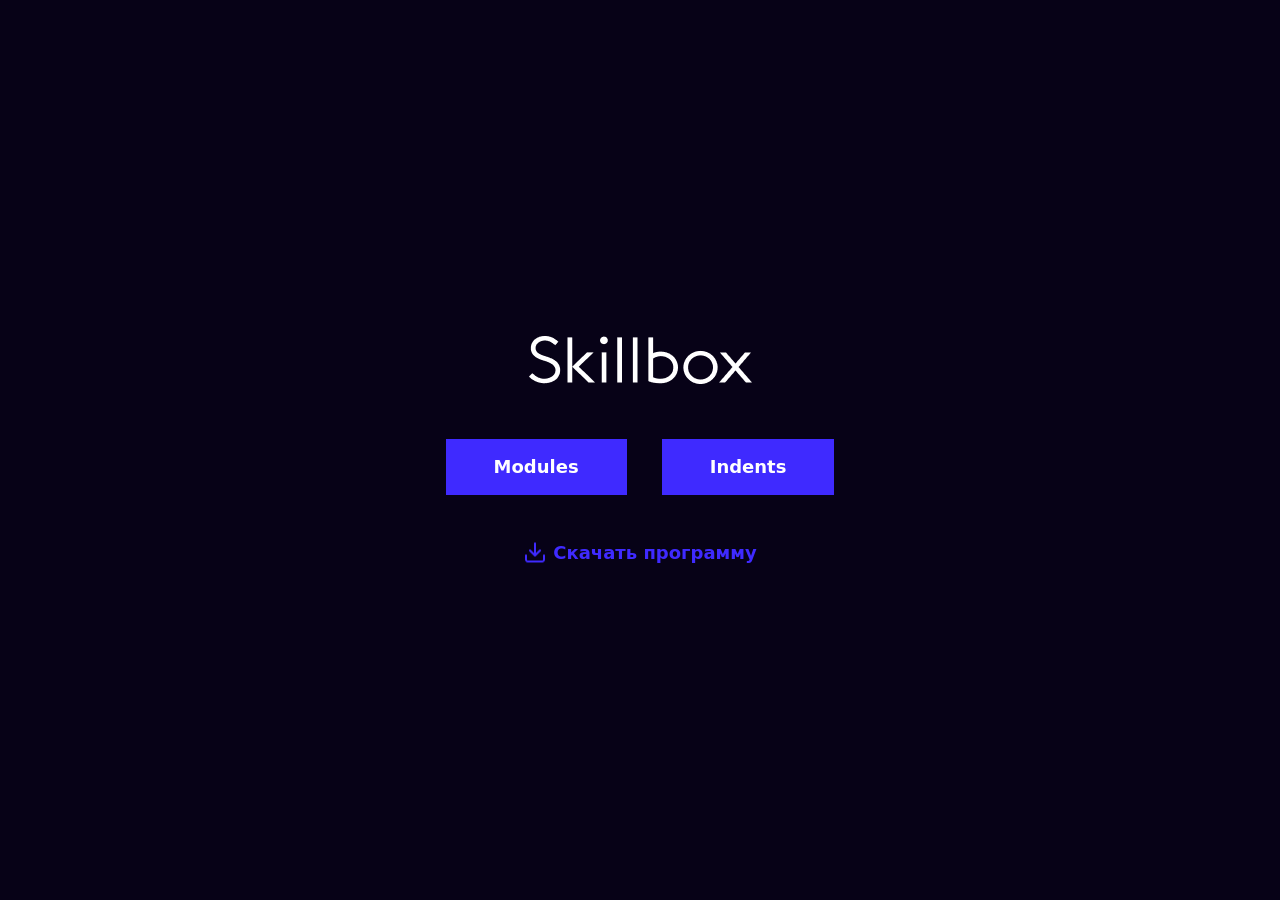
<file: index.html>
<!DOCTYPE html>
<html lang="ru">

<head>
  <meta charset="UTF-8">
  <title>Главная — Skillbox</title>
  <link rel="stylesheet" href="css/normalize.css">
  <link rel="stylesheet" href="css/style.css">

</head>
<div class="main-content">

  <div class="logo">
    <a href="https://skillbox.ru" target="_blank">
      <img src="img/logo-light.png" alt="Логотип компании Скиллбокс">
    </a>

  </div>

  <div>
    <a href="modules.html" class="nav-link">Modules</a>
    <a href="article.html" class="nav-link">Indents</a>
  </div>

  <div>
    <a href="skillbox.docx" download class="download-link">Скачать программу</a>
  </div>

</div>

</html>
</file>
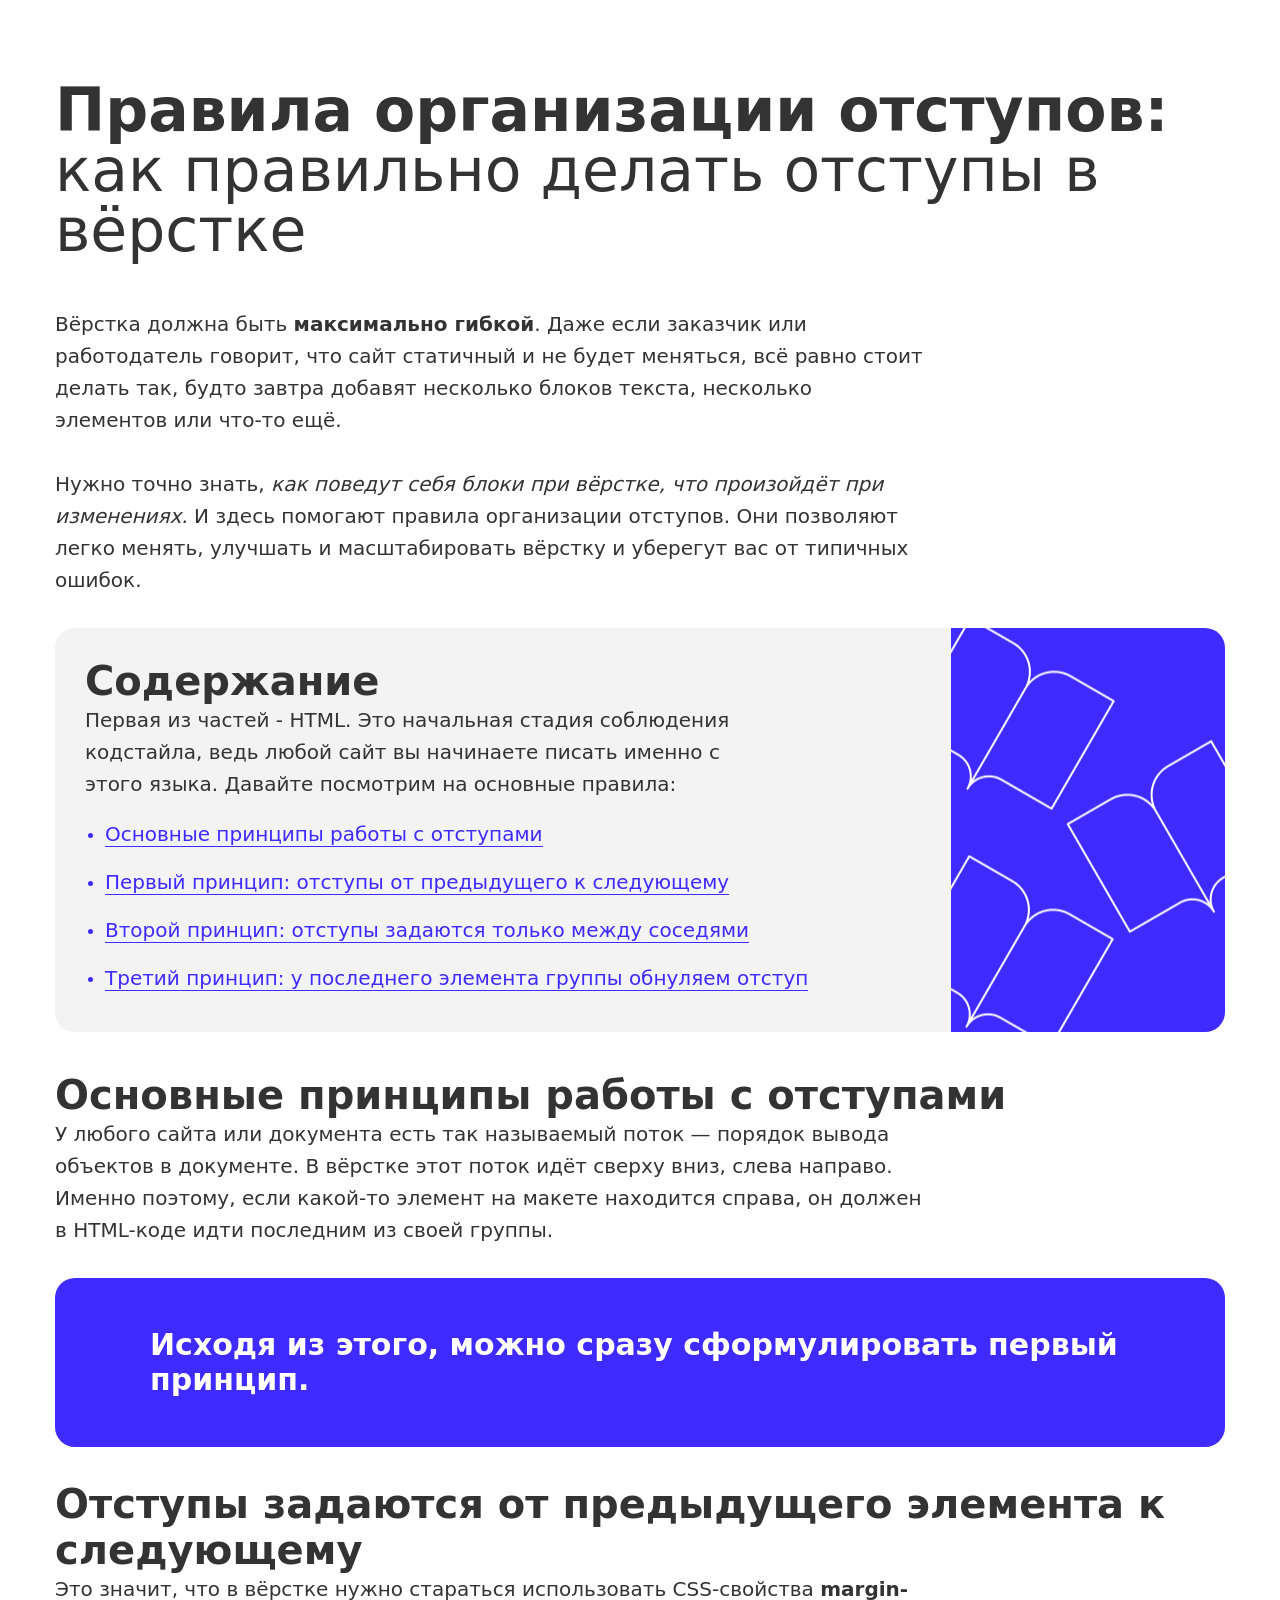
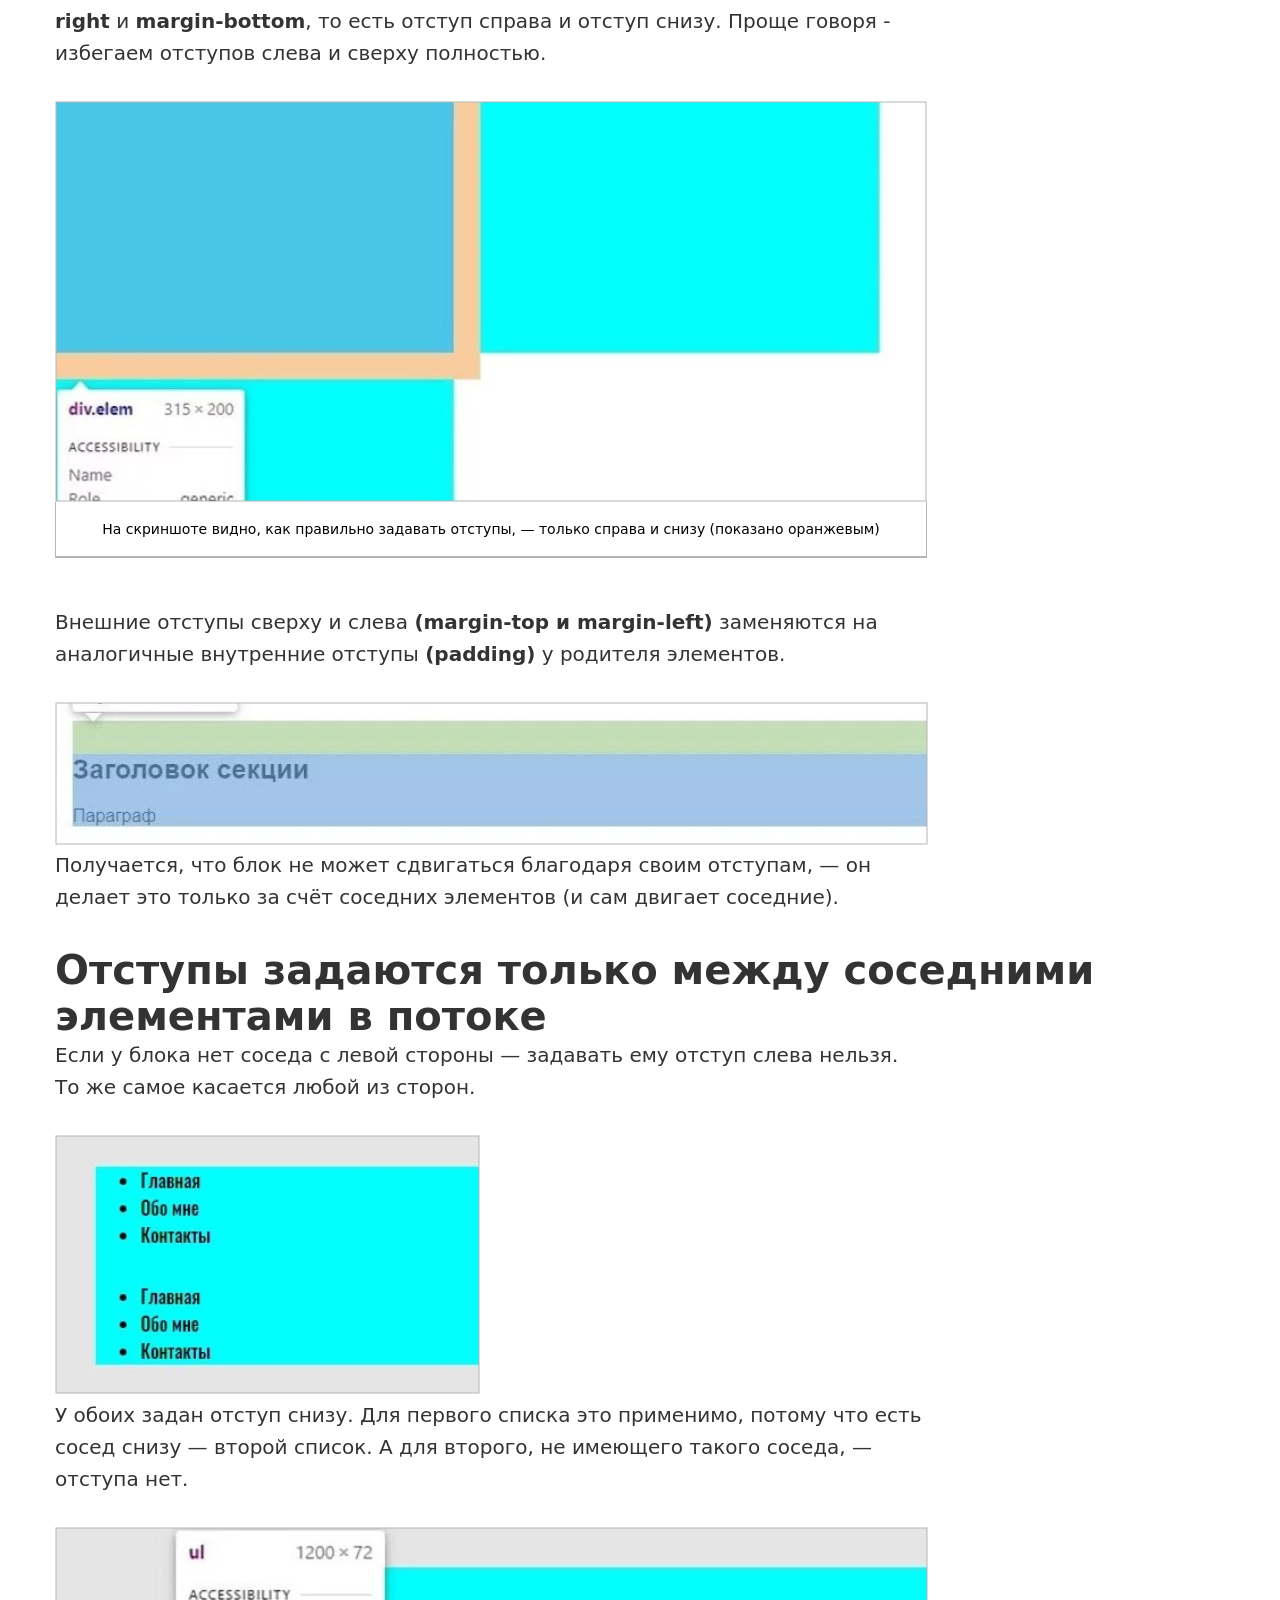
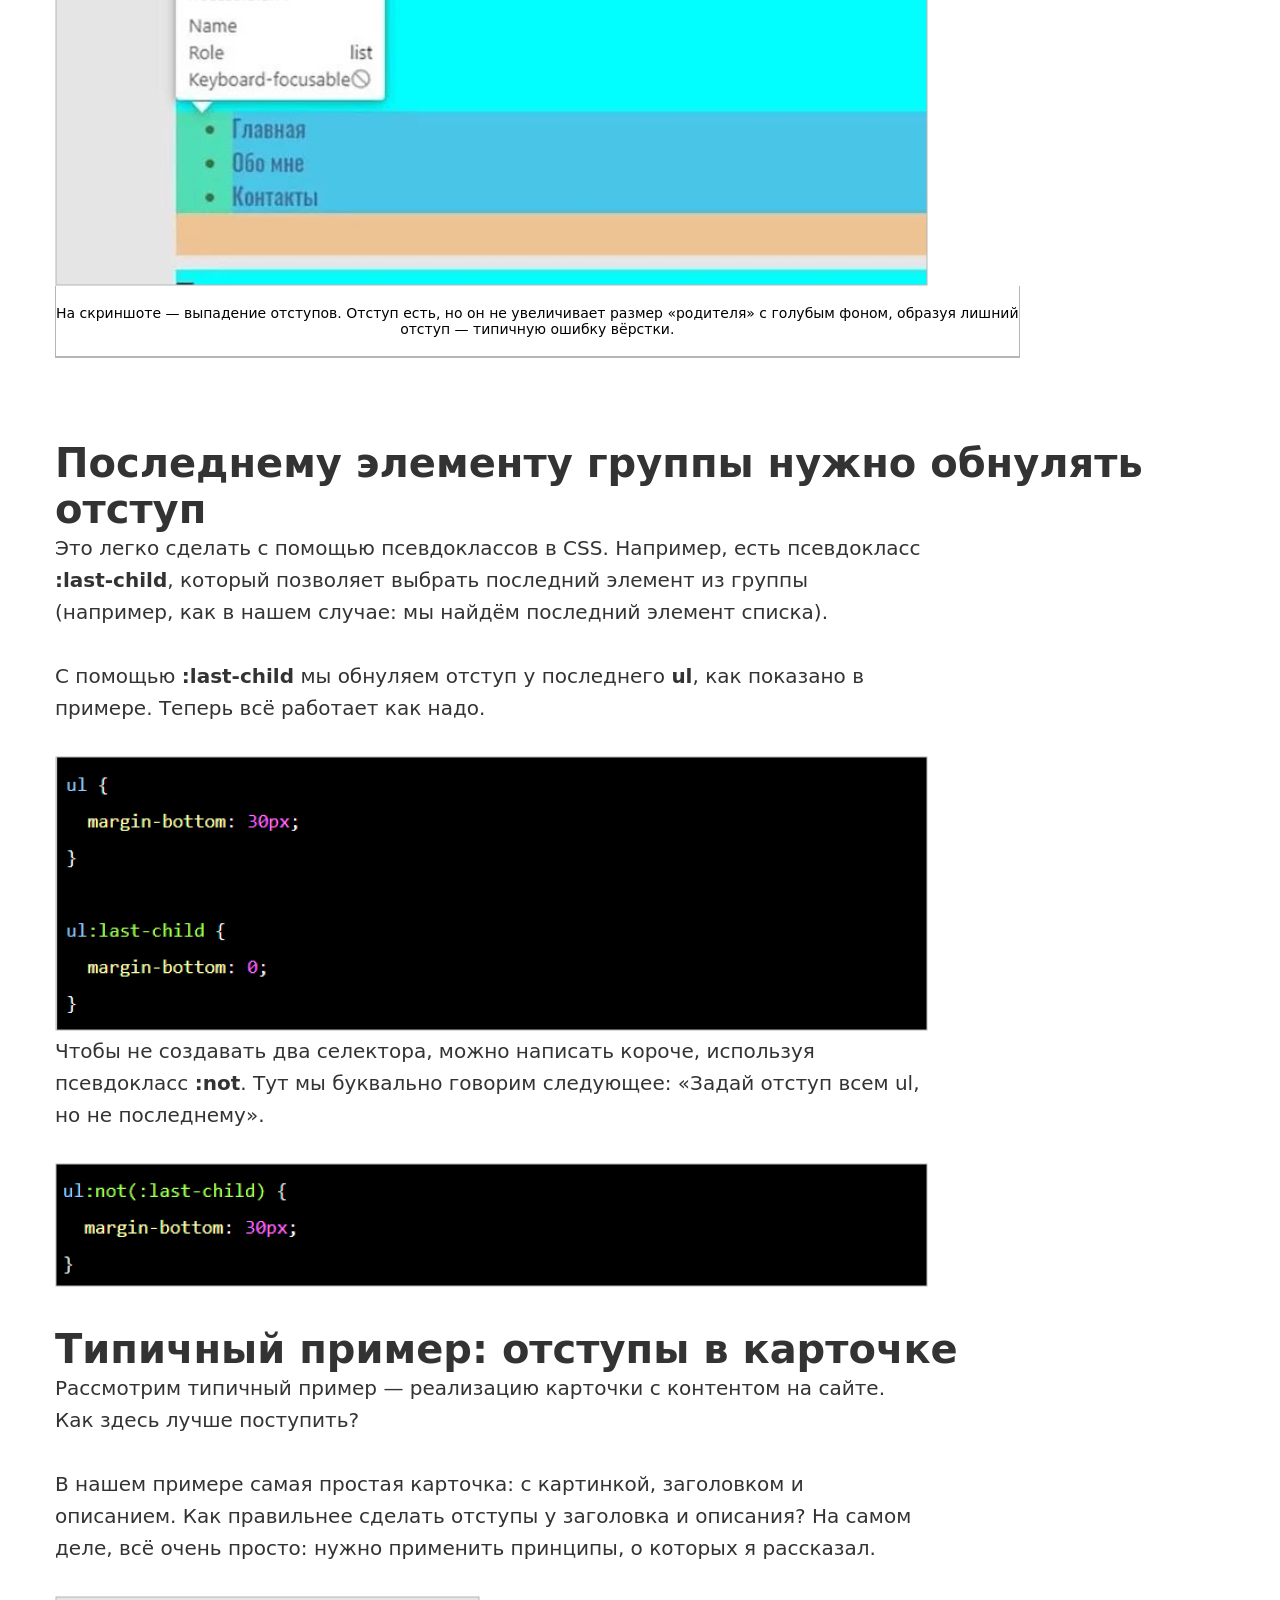
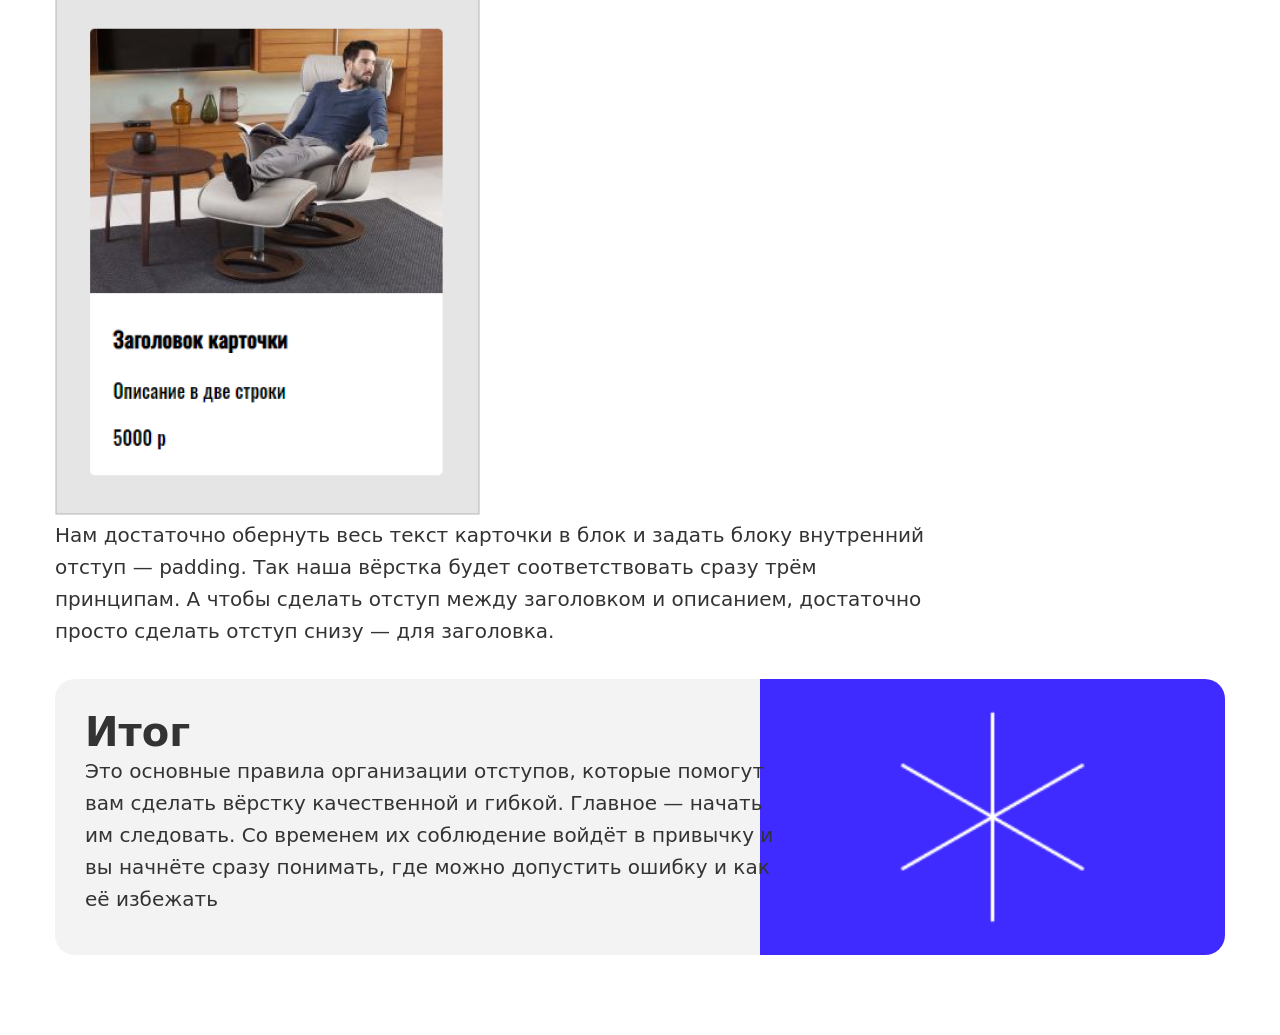
<file: article.html>
<!DOCTYPE html>
<html lang="ru">

<head>
  <meta charset="UTF-8">
  <title>Статья — Правила отступов</title>
  <link rel="stylesheet" href="css/normalize.css">
  <link rel="stylesheet" href="css/style.css">
</head>

<body>
  <div class="container">

    <h1 class="main-title">
      <b>Правила организации отступов:</b> как правильно делать отступы в вёрстке
    </h1>
    <p class="text">
      Вёрстка должна быть <b>максимально гибкой</b>. Даже если заказчик или работодатель говорит, что сайт статичный
      и
      не
      будет меняться, всё равно стоит делать так, будто завтра добавят несколько блоков текста, несколько элементов
      или
      что-то ещё.
    </p>
    <p class="text">
      Нужно точно знать, <i>как поведут себя блоки при вёрстке, что произойдёт при изменениях.</i> И здесь помогают
      правила организации отступов. Они позволяют легко менять, улучшать и масштабировать вёрстку и уберегут вас от
      типичных ошибок.
    </p>

    <div class="text-block decorate-1">
      <h2 class="second-title">Содержание</h2>
      <p class="text">
        Первая из частей - HTML. Это начальная стадия соблюдения кодстайла, ведь любой сайт вы начинаете писать именно
        с
        этого языка. Давайте посмотрим на основные правила:

      </p>
      <ul class="list">
        <li>
          <a href="#section1" class="list-link">Основные принципы работы с отступами</a>
        </li>
        <li>
          <a href="#section2" class="list-link">Первый принцип: отступы от предыдущего к следующему</a>
        </li>
        <li>
          <a href="#section3" class="list-link">Второй принцип: отступы задаются только между соседями</a>
        </li>
        <li>
          <a href="#section4" class="list-link">Третий принцип: у последнего элемента группы обнуляем отступ</a>
        </li>
      </ul>
    </div>

    <div id="section1" class="chapter">
      <h2 class="second-title">Основные принципы работы с отступами</h2>
      <p class="text">
        У любого сайта или документа есть так называемый поток — порядок вывода объектов в документе. В вёрстке этот
        поток
        идёт сверху вниз, слева направо. Именно поэтому, если какой-то элемент на макете находится справа, он должен в
        HTML-коде идти последним из своей группы.

      </p>
      <p class="decorated-paragraph">
        Исходя из этого, можно сразу сформулировать первый принцип.
      </p>
    </div>

    <div id="section2" class="chapter">
      <h2 class="second-title">Отступы задаются от предыдущего элемента к следующему</h2>
      <p class="text">
        Это значит, что в вёрстке нужно стараться использовать CSS-свойства <b>margin-right</b> и
        <b>margin-bottom</b>,
        то
        есть отступ справа и отступ снизу. Проще говоря - избегаем отступов слева и сверху полностью.
      </p>
      <figure class="image-wrapper">
        <img src="img/1.jpg" alt="Как правильно задавать отступы">
        <figcaption class="image-description">
          На скриншоте видно, как правильно задавать отступы, — только справа и снизу (показано оранжевым)
        </figcaption>
      </figure>
      <p class="text">
        Внешние отступы сверху и слева <b>(margin-top и margin-left)</b> заменяются на аналогичные внутренние отступы
        <b>(padding)</b> у родителя элементов.
      </p>
      <img src="img/2.jpg" alt="Неподвижный блок" class="image">
      <p class="text">
        Получается, что блок не может сдвигаться благодаря своим отступам, — он делает это только за счёт соседних
        элементов (и сам двигает соседние).
      </p>
    </div>

    <div id="section3" class="chapter">
      <h2 class="second-title">Отступы задаются только между соседними элементами в потоке</h2>
      <p class="text">
        Если у блока нет соседа с левой стороны — задавать ему отступ слева нельзя. То же самое касается любой из
        сторон.
      </p>
      <img src="img/3.jpg" alt="Списки" class="image">

      <p class="text">
        У обоих задан отступ снизу. Для первого списка это применимо, потому что есть сосед снизу — второй список. А
        для
        второго, не имеющего такого соседа, — отступа нет.
      </p>

      <figure class="image-wrapper">
        <img src="img/4.jpg" alt="Выпадение отступов">
        <figcaption class="image-description">
          На скриншоте — выпадение отступов. Отступ есть, но он не увеличивает размер «родителя» с голубым
          фоном, образуя лишний <br> отступ — типичную ошибку вёрстки.
        </figcaption>
      </figure>
    </div>

    <div id="section4" class="chapter">
      <h2 class="second-title">Последнему элементу группы нужно обнулять отступ</h2>
      <p class="text">
        Это легко сделать с помощью псевдоклассов в CSS. Например, есть псевдокласс <b>:last-child</b>, который
        позволяет
        выбрать последний элемент из группы (например, как в нашем случае: мы найдём последний элемент списка).
      </p>

      <p class="text">
        С помощью <b>:last-child</b> мы обнуляем отступ у последнего <b>ul</b>, как показано в примере. Теперь всё
        работает как надо.

      </p>
      <img src="img/5.jpg" alt="Код для ul" class="image">
      <p class="text">
        Чтобы не создавать два селектора, можно написать короче, используя псевдокласс <b>:not</b>. Тут мы буквально
        говорим следующее: «Задай отступ всем ul, но не последнему».
      </p>
      <img src="img/6.jpg" alt="Код для ul, но не последнему" class="image">

    </div>
    <h2 class="second-title">Типичный пример: отступы в карточке</h2>
    <p class="text">
      Рассмотрим типичный пример — реализацию карточки с контентом на сайте. Как здесь лучше поступить?

    </p>

    <p class="text">
      В нашем примере самая простая карточка: с картинкой, заголовком и описанием. Как правильнее сделать отступы у
      заголовка и описания? На самом деле, всё очень просто: нужно применить принципы, о которых я рассказал.

    </p>
    <img src="img/7.jpg" alt="Карточка" class="image">
    <p class="text">
      Нам достаточно обернуть весь текст карточки в блок и задать блоку внутренний отступ — padding. Так наша вёрстка
      будет соответствовать сразу трём принципам. А чтобы сделать отступ между заголовком и описанием, достаточно
      просто
      сделать отступ снизу — для заголовка.
    </p>
    <div id="Conclusion" class="text-block decorate-2">
      <h2 class="second-title">Итог</h2>
      <p class="text">
        Это основные правила организации отступов, которые помогут вам сделать вёрстку качественной и гибкой. Главное —
        начать им следовать. Со временем их соблюдение войдёт в привычку и вы начнёте сразу понимать, где можно
        допустить
        ошибку и как её избежать
      </p>
    </div>

  </div>
</body>

</html>
</file>
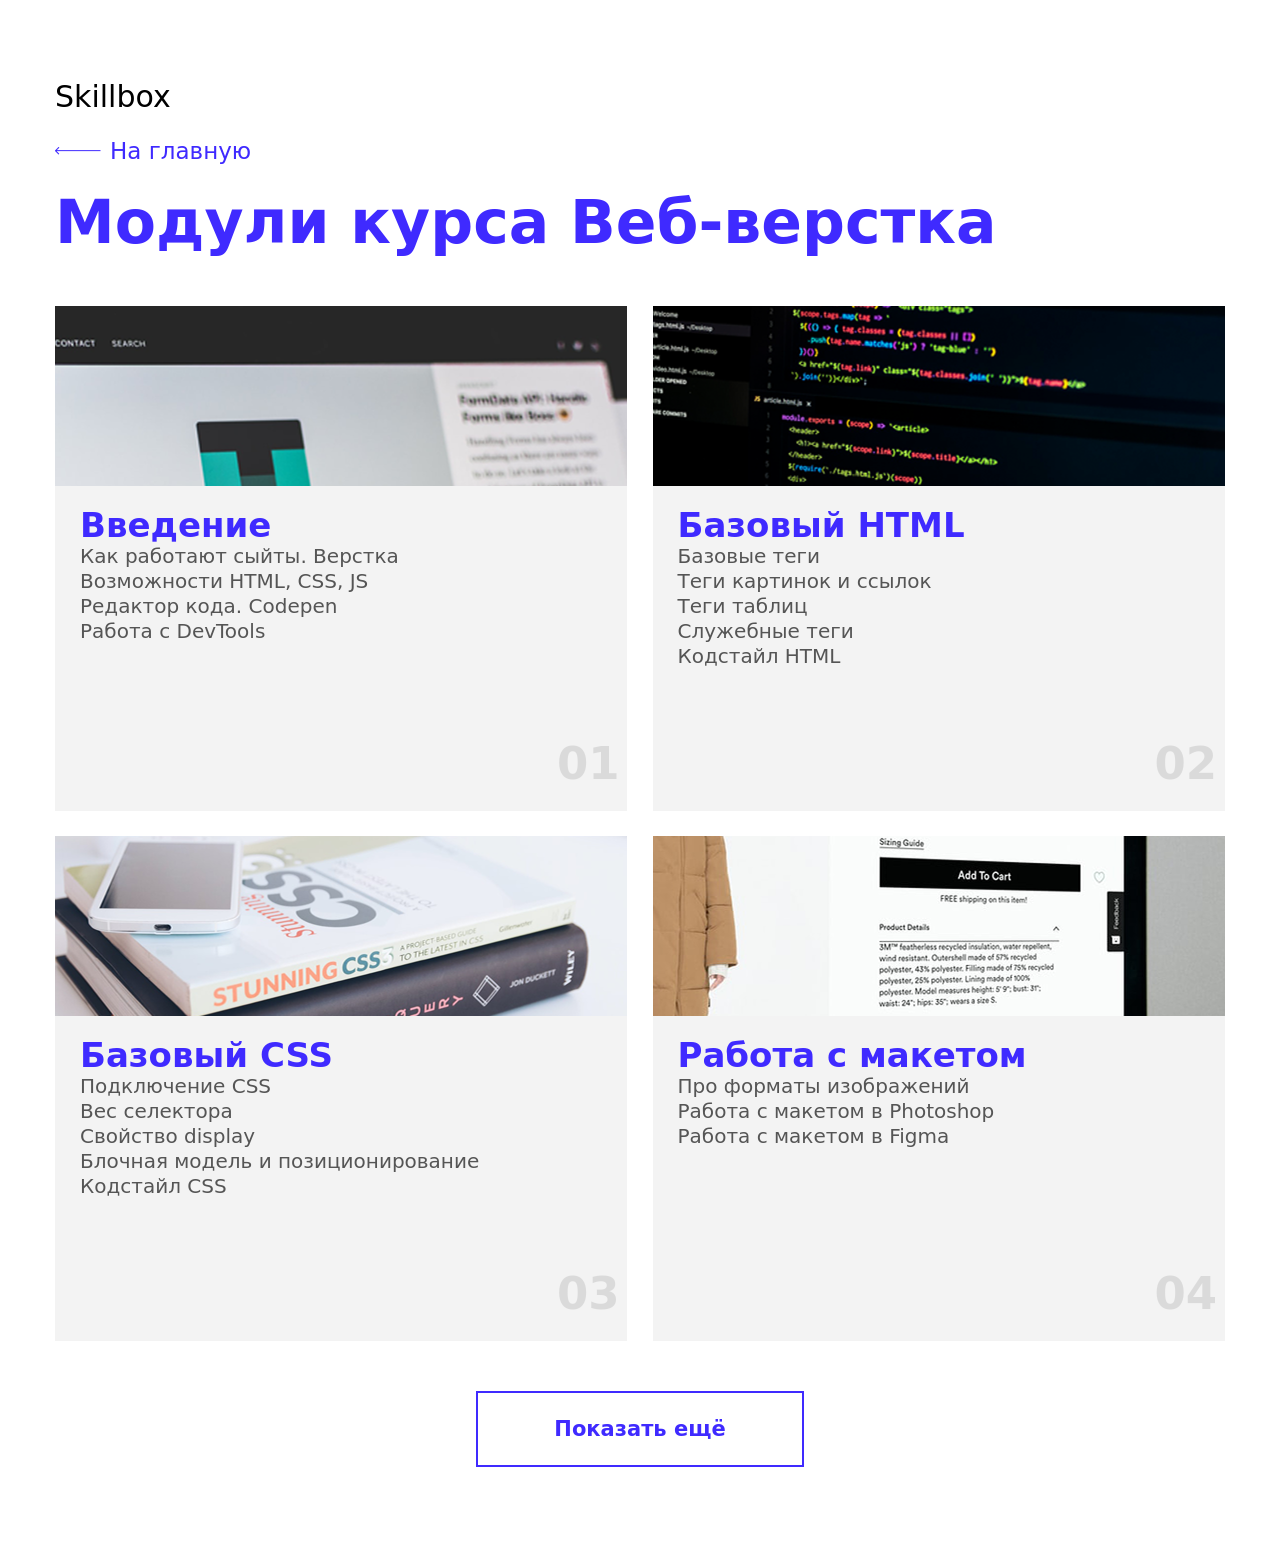
<file: modules.html>
<!DOCTYPE html>
<html lang="ru">

<head>
  <meta charset="UTF-8">
  <title>Модули — Skillbox</title>
  <link rel="stylesheet" href="css/normalize.css">
  <link rel="stylesheet" href="css/style.css">
</head>

<body>

  <div class="container">

    <div class="header-logo">
      <a href="index.html" class="logo-link">Skillbox</a>
    </div>

    <div class="back-link-wrapper">
      <a href="index.html" class="back-link">На главную</a>
    </div>

    <h1 class="page-title">Модули курса Веб-верстка</h1>

    <ul class="modules-list">

      <li class="module-card">
        <div class="module-card__image-wrapper">
          <img src="img/module-1.png" alt="Фоновое изображение модуля 1" class="module-card-image">

        </div>
        <div class="module-card__content">
          <h2 class="module-card__title">Введение</h2>
          <ul class="module-card__lessons">
            <li>Как работают сыйты. Верстка</li>
            <li>Возможности HTML, CSS, JS</li>
            <li>Редактор кода. Codepen</li>
            <li>Работа с DevTools</li>
          </ul>
          <span class="module-card__number">01</span>
        </div>
      </li>

      <li class="module-card">
        <div class="module-card__image-wrapper">
          <img src="img/module-2.png" alt="Фоновое изображение модуля 2" class="module-card-image">

        </div>
        <div class="module-card__content">
          <h2 class="module-card__title">Базовый HTML</h2>
          <ul class="module-card__lessons">
            <li>Базовые теги</li>
            <li>Теги картинок и ссылок</li>
            <li>Теги таблиц</li>
            <li>Служебные теги</li>
            <li>Кодстайл HTML</li>
          </ul>
          <span class="module-card__number">02</span>
        </div>
      </li>

      <li class="module-card">
        <div class="module-card__image-wrapper">
          <img src="img/module-3.png" alt="Фоновое изображение модуля 3" class="module-card-image">

        </div>
        <div class="module-card__content">
          <h2 class="module-card__title">Базовый CSS</h2>
          <ul class="module-card__lessons">
            <li>Подключение CSS</li>
            <li>Вес селектора</li>
            <li>Свойство display</li>
            <li>Блочная модель и позиционирование</li>
            <li>Кодстайл CSS</li>
          </ul>
          <span class="module-card__number">03</span>
        </div>
      </li>

      <li class="module-card">
        <div class="module-card__image-wrapper">
          <img src="img/module-4.png" alt="Фоновое изображение модуля 4" class="module-card-image">

        </div>
        <div class="module-card__content">
          <h2 class="module-card__title">Работа с макетом</h2>
          <ul class="module-card__lessons">
            <li>Про форматы изображений</li>
            <li>Работа с макетом в Photoshop</li>
            <li>Работа с макетом в Figma</li>
          </ul>
          <span class="module-card__number">04</span>
        </div>
      </li>

    </ul>

    <div class="show-more-wrapper">
      <a href="#" class="show-more-link">Показать ещё</a>
    </div>

  </div>

</body>

</html>
</file>
<file: css/style.css>
html {
  box-sizing: border-box;
}

*,
*::before,
*::after {
  box-sizing: inherit;
}

a {
  color: inherit;
  text-decoration: none;
}

img {
  max-width: 100%;
}

body {
  font-family: system-ui, -apple-system, BlinkMacSystemFont, 'Segoe UI', Roboto, Oxygen, Ubuntu, Cantarell, 'Open Sans', 'Helvetica Neue', sans-serif;
  margin: 0;
}

.container {

  margin: 0 auto;
  padding: 80px 0;
  width: 1170px;
}

/*index*/
.main-content {
  display: flex;
  flex-direction: column;
  align-items: center;
  justify-content: center;
  min-height: 100vh;
  color: #fff;
  background-color: #070217;
}

.logo {
  display: inline-block;
  margin-bottom: 50px;
}

.nav-link {
  font-weight: 700;
  font-size: 18px;
  background-color: #3f2aff;
  color: #fff;
  padding: 18px 48px;
  display: inline-block;
  margin-bottom: 48px;
  margin-left: 15px;
  margin-right: 15px;
}

.download-link {
  font-weight: 700;
  font-size: 18px;
  color: #3f2aff;
  padding-left: 30px;
  background-image: url("../img/download.png");
  background-repeat: no-repeat;
  background-size: 24px 24px;
  background-position: left center;
}

/* article.html*/
.main-title {
  margin: 0;
  margin-bottom: 48px;
  font-weight: 400;
  font-size: 60px;
  line-height: 60px;
  color: #333;
}

.text {
  margin: 0;
  margin-bottom: 32px;
  max-width: 871px;
  font-weight: 400;
  font-size: 20px;
  line-height: 32px;
  color: #333;
}

.second-title {
  margin: 0;
  font-size: 40px;
  line-height: 46px;
  color: #333;
}

.text-block {
  margin-bottom: 40px;
  padding: 30px;
  background-color: #f3f3f3;
  background-repeat: no-repeat;
  background-position: right center;
  border-radius: 20px;
}

.text-block:last-child {
  margin: 0;
}

.text-block .text {
  margin-bottom: 10px;
  max-width: 692px;
  line-height: 160%;
}

.list {
  margin: 0;
  padding-left: 20px;
}

.list ::marker {
  color: #3f2aff;
}

.list-link {
  border-bottom: 1px solid currentColor;
  font-size: 20px;
  line-height: 240%;
  color: #3f2aff;
}

.decorated-paragraph {
  width: 100%;
  padding: 50px 95px;
  border-radius: 20px;
  background-color: #3f2aff;
  color: #ffffff;
  font-size: 30px;
  font-weight: 700;
  box-sizing: border-box;
}

.image-wrapper {
  border-bottom: 1px solid #b6b6b6;
  margin: 0;
  margin-bottom: 48px;
  display: inline-block;
  font-size: 0;
}

.image-description {
  padding: 19px 0;
  border: 1px solid #b6b6b6;
  border-top: none;
  font-weight: 400;
  font-size: 14px;
  text-align: center;
}

.chapter {
  margin-bottom: 34px;
}

.chapter:last-child {
  margin-bottom: 0;
}

.decorate-1 {
  background-image: url("../img/decorate-1.png");
  background-size: 274px;
}

.decorate-2 {
  background-image: url("../img/decorate-2.png");
  background-size: 465px;
}

/*modules*/

.header-logo {
  margin-bottom: 25px;
}

.logo-link {
  font-size: 30px;
}

.back-link-wrapper {
  margin-bottom: 25px;
}

.back-link {
  padding-left: 55px;
  font-size: 23px;
  line-height: 23px;
  color: #3f2aff;
  background-image: url("../img/Arrow\ 1.png");
  background-repeat: no-repeat;
  background-position: left center;
}

.page-title {
  margin: 0;
  margin-bottom: 49px;
  font-weight: 700;
  font-size: 60px;
  color: #3f2aff;
}

.modules-list {
  display: grid;
  grid-template-columns: repeat(2, 1fr);
  gap: 25px;
  margin: 0;
  padding: 0;
  list-style: none;
}

.module-card {
  position: relative;
  display: flex;
  flex-direction: column;
  background-color: #f3f3f3;
  width: 572px;
  height: 505px;
}

.module-card__image-wrapper {
  position: relative;
  padding-bottom: 175px;
}

.module-card-image {
  position: absolute;
  width: 572px;
  height: 180px;
}

.module-card__content {
  position: relative;
  min-height: 0;
  padding: 25px 25px 25px;
  flex: 1;
  display: flex;
  flex-direction: column;
}

.module-card__title {
  margin: 0;
  font-weight: 700;
  font-size: 34px;
  color: #3f2aff;
}

.module-card__lessons {
  margin: 0;
  padding: 0;
  list-style: none;
  flex: 1;
}

.module-card__lessons li {
  padding: 1px 0;
  font-size: 20px;
  color: #555555;
}

.module-card__lessons li:first-child {
  padding-top: 0;
}

.module-card__lessons li:last-child {
  padding-bottom: 0;
}

.module-card__number {
  position: absolute;
  bottom: 25px;
  left: 502px;
  font-weight: 700;
  font-size: 45px;
  line-height: 1;
  color: #555555;
  opacity: 0.15;
}

.show-more-wrapper {
  margin-top: 50px;
  text-align: center;
}

.show-more-link {
  display: inline-block;
  padding: 24px 76px;
  font-weight: 700;
  font-size: 21px;
  color: #3f2aff;
  border: 2px solid #3f2aff;
}
</file>
